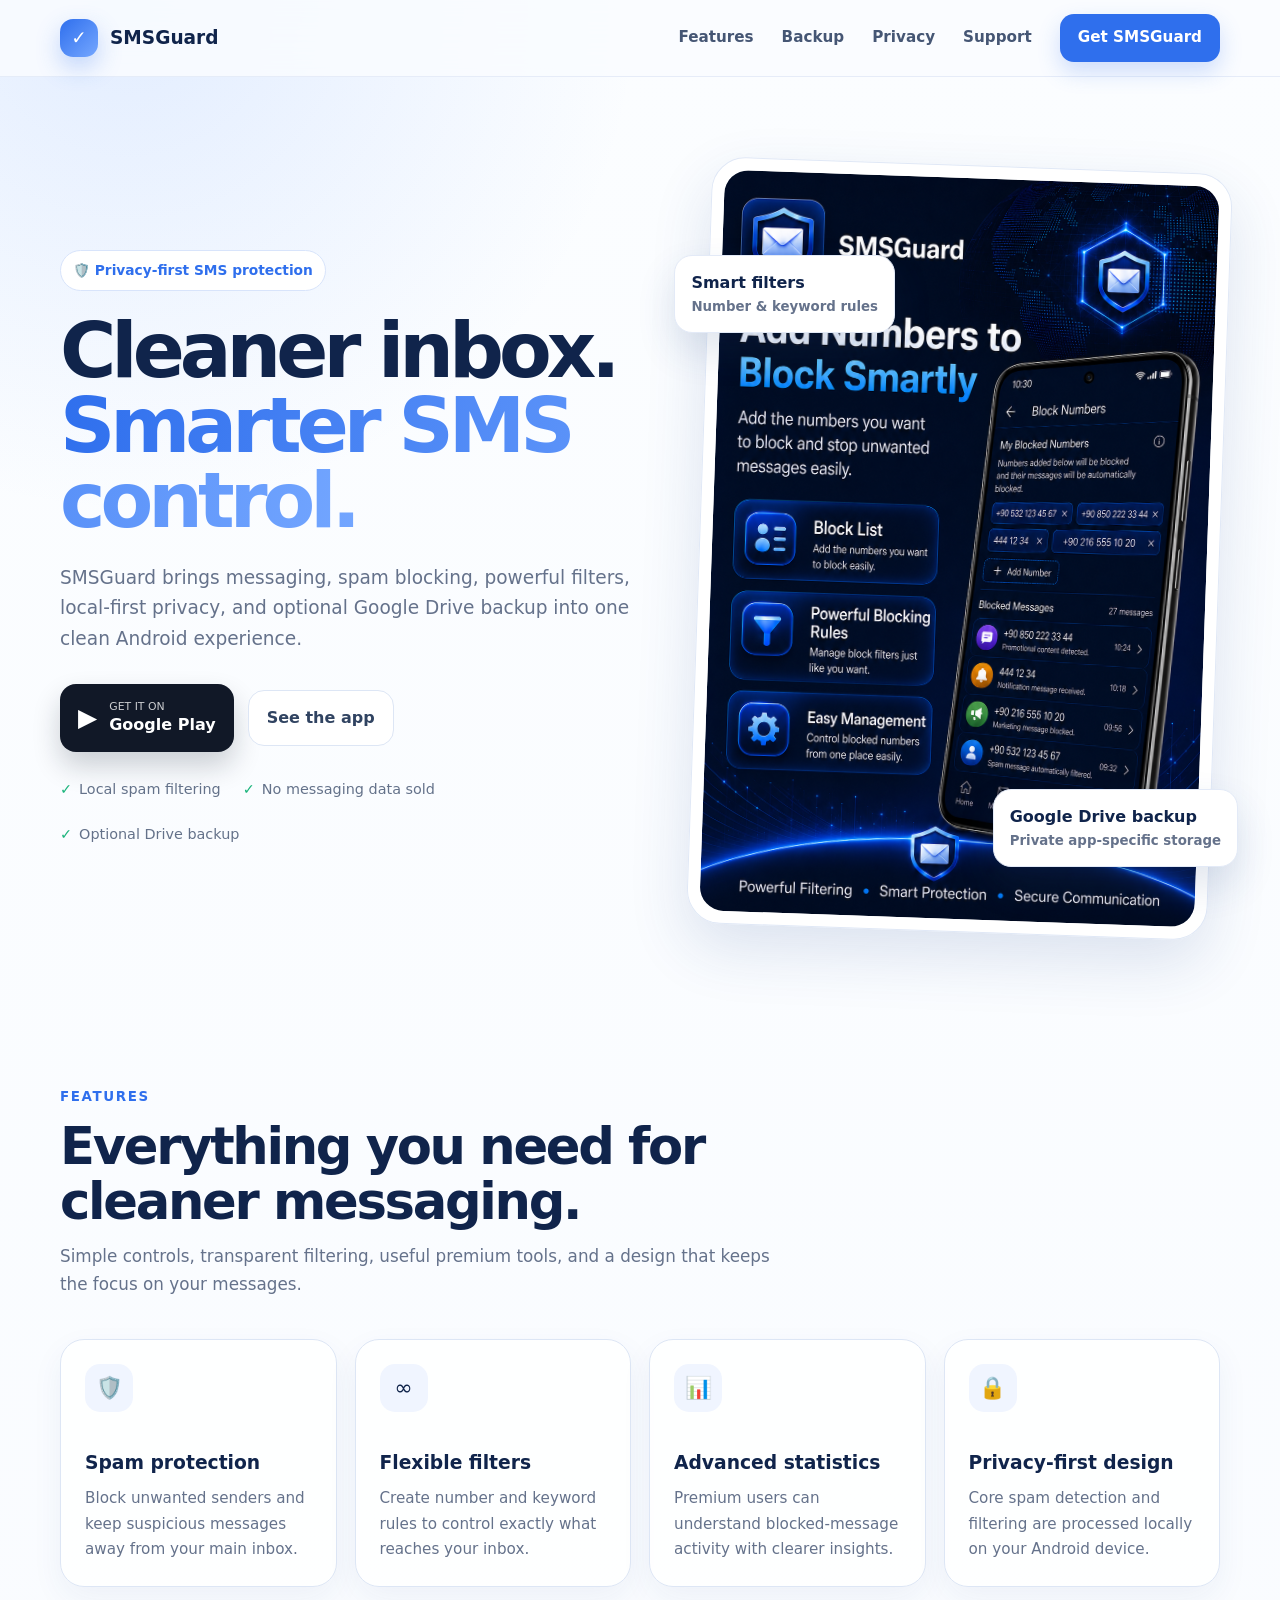
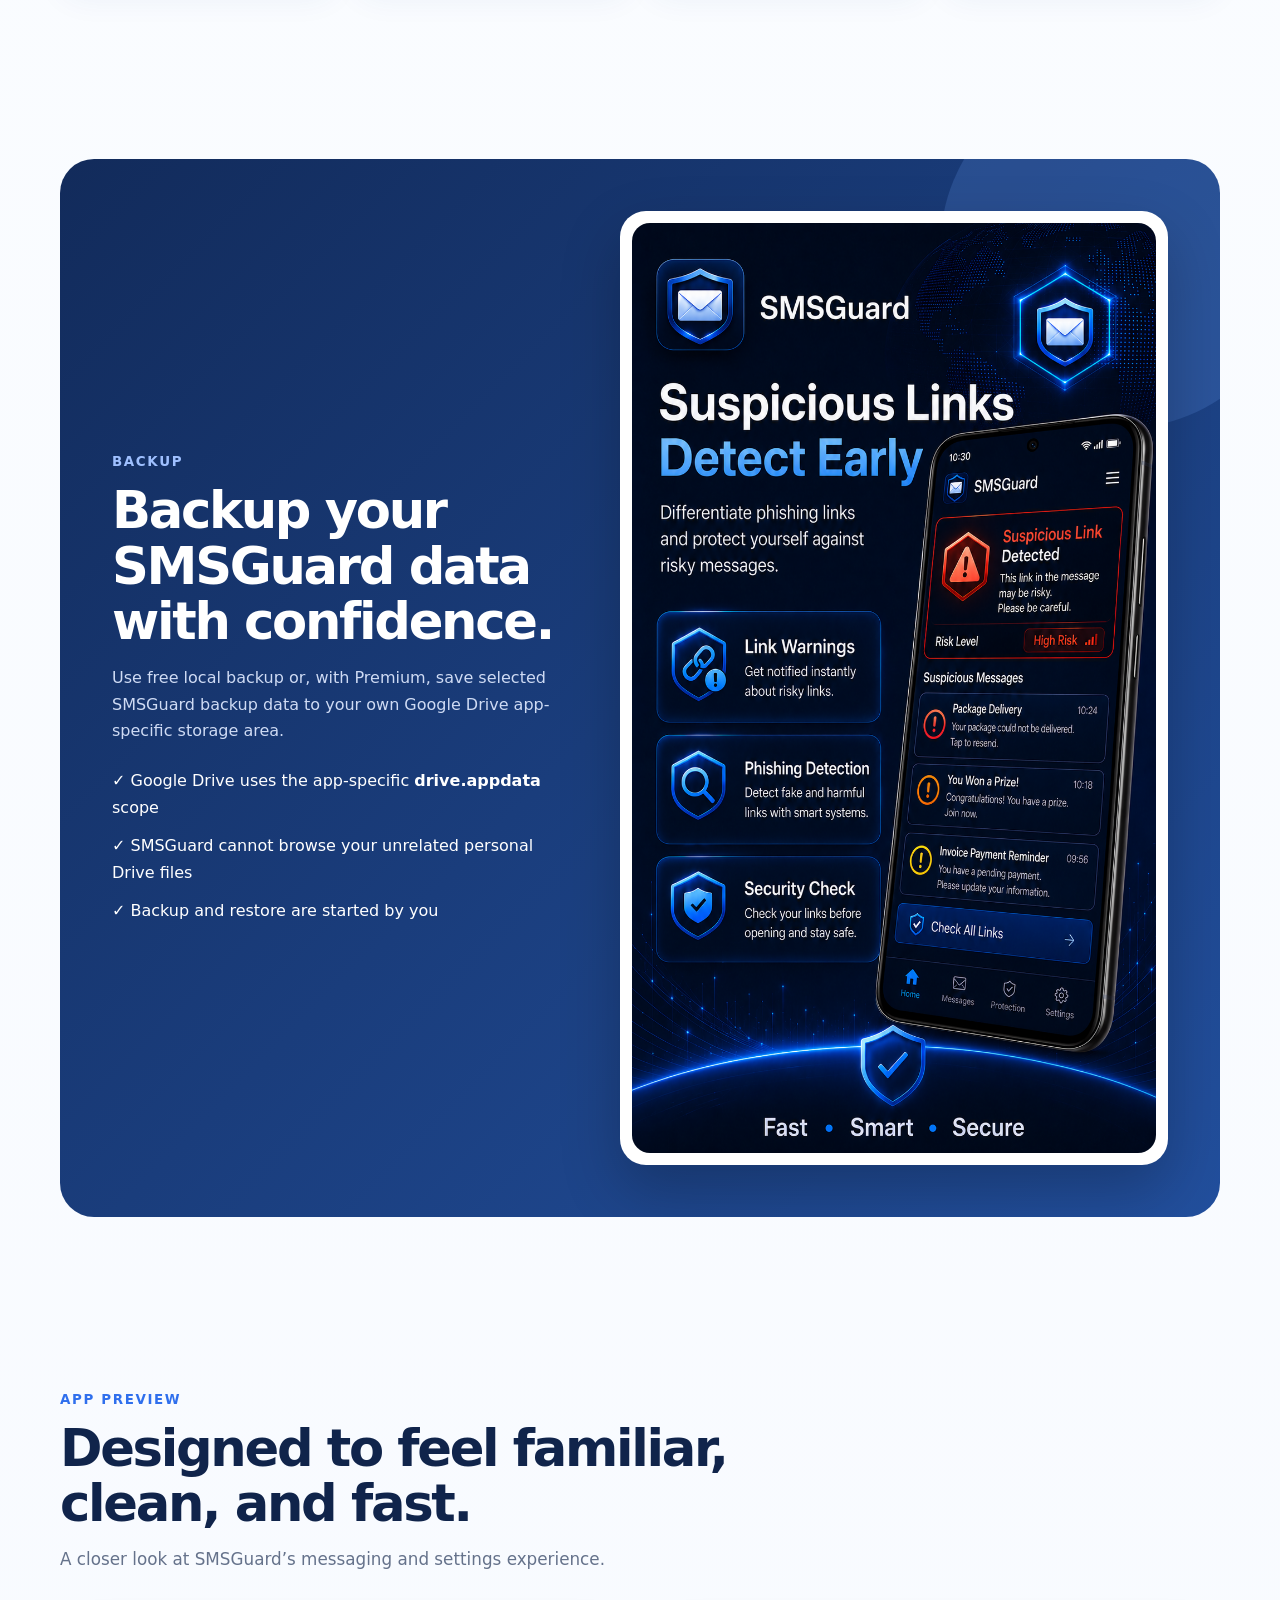
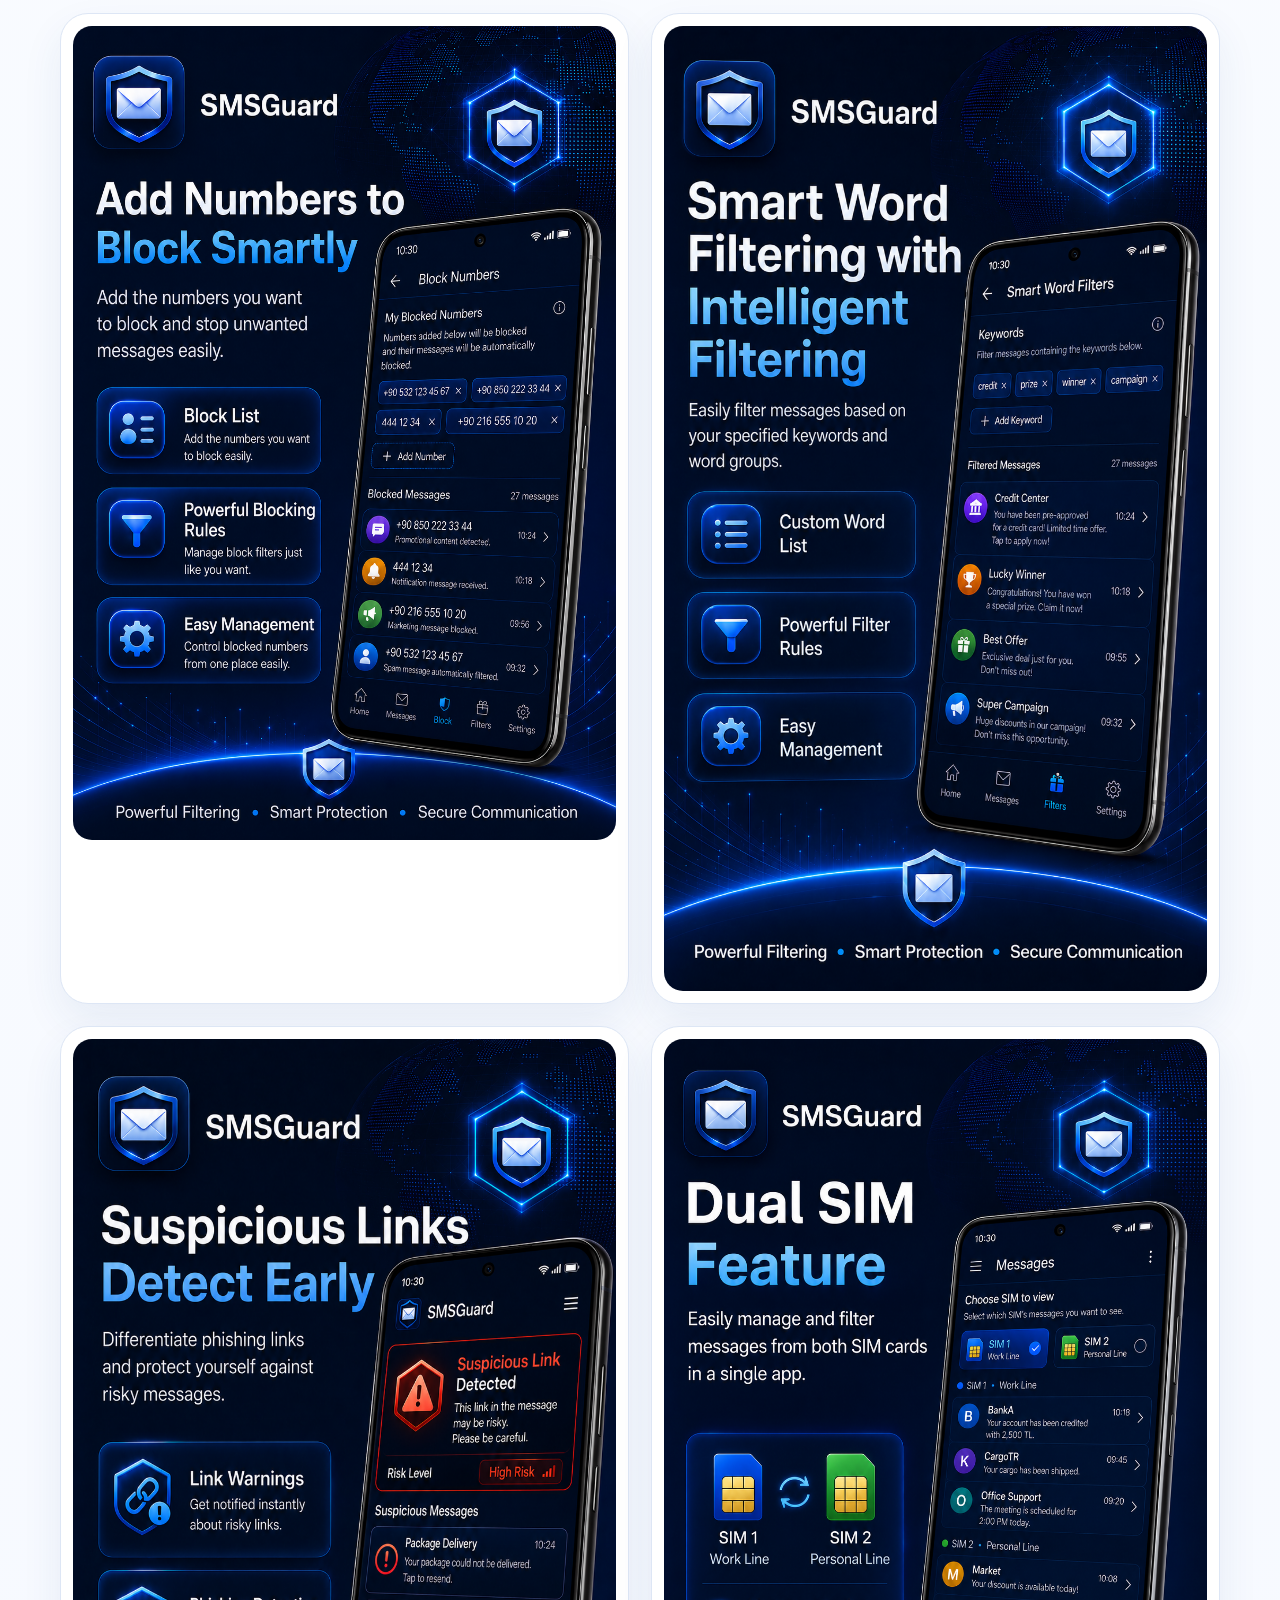
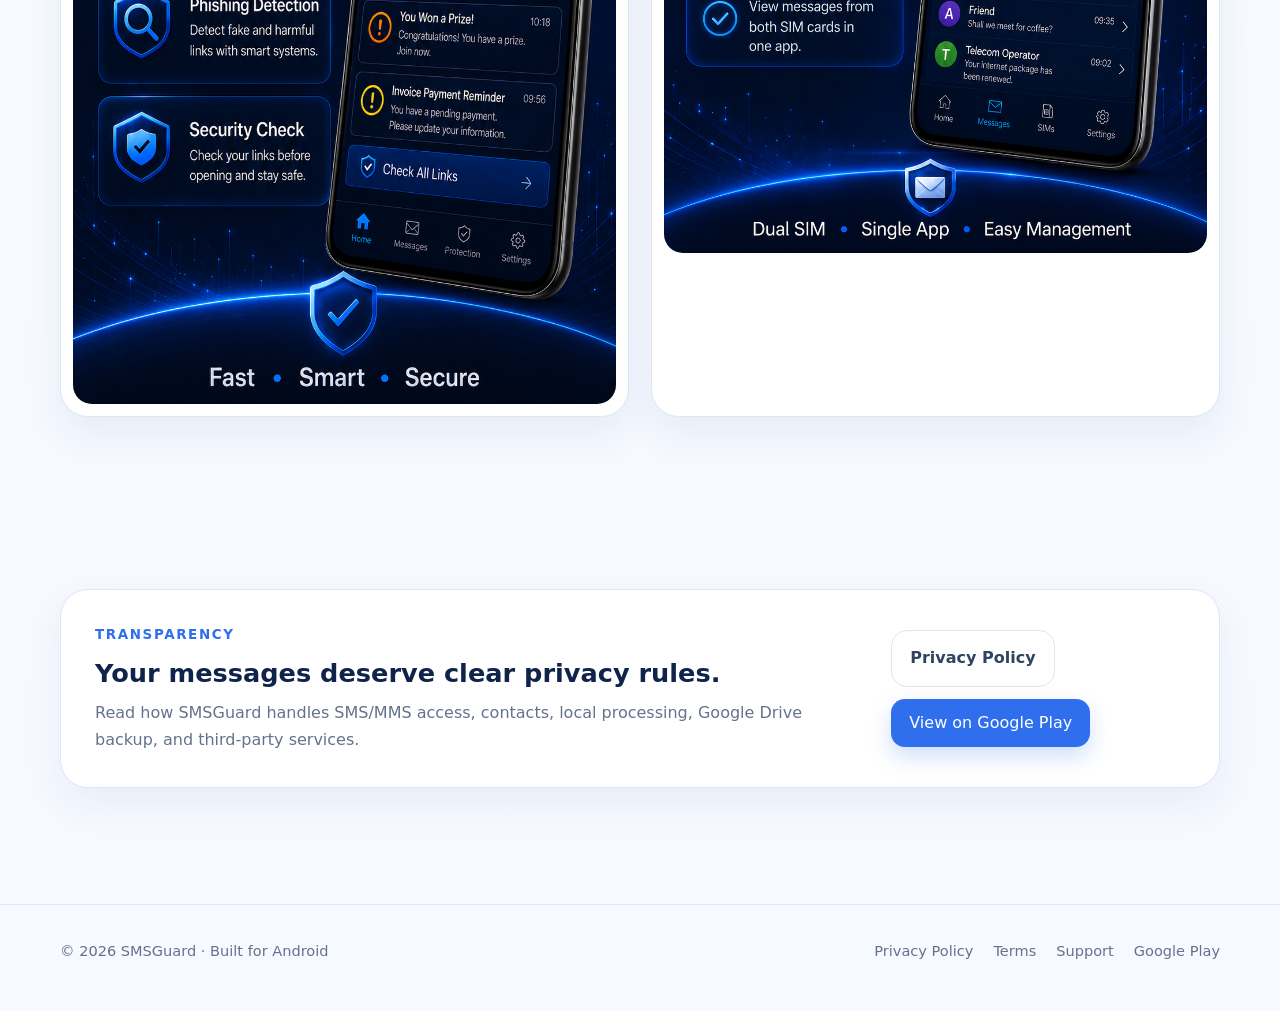
<file: index.html>
<!doctype html><html lang="en"><head><meta charset="utf-8"><meta name="viewport" content="width=device-width,initial-scale=1"><meta name="description" content="SMSGuard helps you manage SMS, block unwanted messages, filter spam, and securely back up selected data to Google Drive."><title>SMSGuard — Cleaner, smarter messaging</title><link rel="stylesheet" href="styles.css"></head><body>
<nav class="nav"><div class="container nav-inner"><a class="brand" href="index.html"><span class="logo">✓</span> SMSGuard</a><div class="nav-links"><a href="#features">Features</a><a href="#backup">Backup</a><a href="privacy-policy.html">Privacy</a><a href="mailto:esappdesign@gmail.com">Support</a><a class="nav-cta" href="https://play.google.com/store/apps/details?id=com.edoan.smsguard" target="_blank">Get SMSGuard</a></div></div></nav>
<header class="hero"><div class="container hero-grid"><div><div class="eyebrow">🛡️ Privacy-first SMS protection</div><h1>Cleaner inbox.<br><span>Smarter SMS control.</span></h1><p>SMSGuard brings messaging, spam blocking, powerful filters, local-first privacy, and optional Google Drive backup into one clean Android experience.</p><div class="cta-row"><a class="play-btn" href="https://play.google.com/store/apps/details?id=com.edoan.smsguard" target="_blank"><span style="font-size:25px">▶</span><span><span class="play-small">Get it on</span><span class="play-big">Google Play</span></span></a><a class="secondary-btn" href="#screenshots">See the app</a></div><div class="trust-row"><span>Local spam filtering</span><span>No messaging data sold</span><span>Optional Drive backup</span></div></div><div class="phone-stage"><div class="glow"></div><div class="hero-card"><img src="assets/smsguard-screen-1.png" alt="SMSGuard interface"></div><div class="floating float-a">Smart filters<small>Number & keyword rules</small></div><div class="floating float-b">Google Drive backup<small>Private app-specific storage</small></div></div></div></header>
<section class="section" id="features"><div class="container"><div class="section-head"><div class="kicker">Features</div><h2>Everything you need for cleaner messaging.</h2><p>Simple controls, transparent filtering, useful premium tools, and a design that keeps the focus on your messages.</p></div><div class="feature-grid"><article class="feature"><div class="feature-icon">🛡️</div><h3>Spam protection</h3><p>Block unwanted senders and keep suspicious messages away from your main inbox.</p></article><article class="feature"><div class="feature-icon">∞</div><h3>Flexible filters</h3><p>Create number and keyword rules to control exactly what reaches your inbox.</p></article><article class="feature"><div class="feature-icon">📊</div><h3>Advanced statistics</h3><p>Premium users can understand blocked-message activity with clearer insights.</p></article><article class="feature"><div class="feature-icon">🔒</div><h3>Privacy-first design</h3><p>Core spam detection and filtering are processed locally on your Android device.</p></article></div></div></section>
<section class="section" id="backup"><div class="container backup-wrap"><div class="backup-copy"><div class="kicker" style="color:#9fc0ff">Backup</div><h2>Backup your SMSGuard data with confidence.</h2><p>Use free local backup or, with Premium, save selected SMSGuard backup data to your own Google Drive app-specific storage area.</p><div class="backup-list"><div>✓ Google Drive uses the app-specific <strong>drive.appdata</strong> scope</div><div>✓ SMSGuard cannot browse your unrelated personal Drive files</div><div>✓ Backup and restore are started by you</div></div></div><div class="backup-visual"><img src="assets/smsguard-screen-3.png" alt="SMSGuard backup interface"></div></div></section>
<section class="section" id="screenshots"><div class="container"><div class="section-head"><div class="kicker">App preview</div><h2>Designed to feel familiar, clean, and fast.</h2><p>A closer look at SMSGuard’s messaging and settings experience.</p></div><div class="gallery"><div class="shot"><img src="assets/smsguard-screen-1.png"></div><div class="shot"><img src="assets/smsguard-screen-2.png"></div><div class="shot"><img src="assets/smsguard-screen-3.png"></div><div class="shot"><img src="assets/smsguard-screen-4.png"></div></div></div></section>
<section class="section"><div class="container privacy-card"><div><div class="kicker">Transparency</div><h3 style="font-size:1.6rem;margin:6px 0 0">Your messages deserve clear privacy rules.</h3><p>Read how SMSGuard handles SMS/MMS access, contacts, local processing, Google Drive backup, and third-party services.</p></div><div class="privacy-actions"><a class="secondary-btn" href="privacy-policy.html">Privacy Policy</a><a class="nav-cta" href="https://play.google.com/store/apps/details?id=com.edoan.smsguard" target="_blank">View on Google Play</a></div></div></section>
<footer class="footer"><div class="container footer-row"><div>© 2026 SMSGuard · Built for Android</div><div class="footer-links"><a href="privacy-policy.html">Privacy Policy</a><a href="terms.html">Terms</a><a href="mailto:esappdesign@gmail.com">Support</a><a href="https://play.google.com/store/apps/details?id=com.edoan.smsguard" target="_blank">Google Play</a></div></div></footer></body></html>
</file>
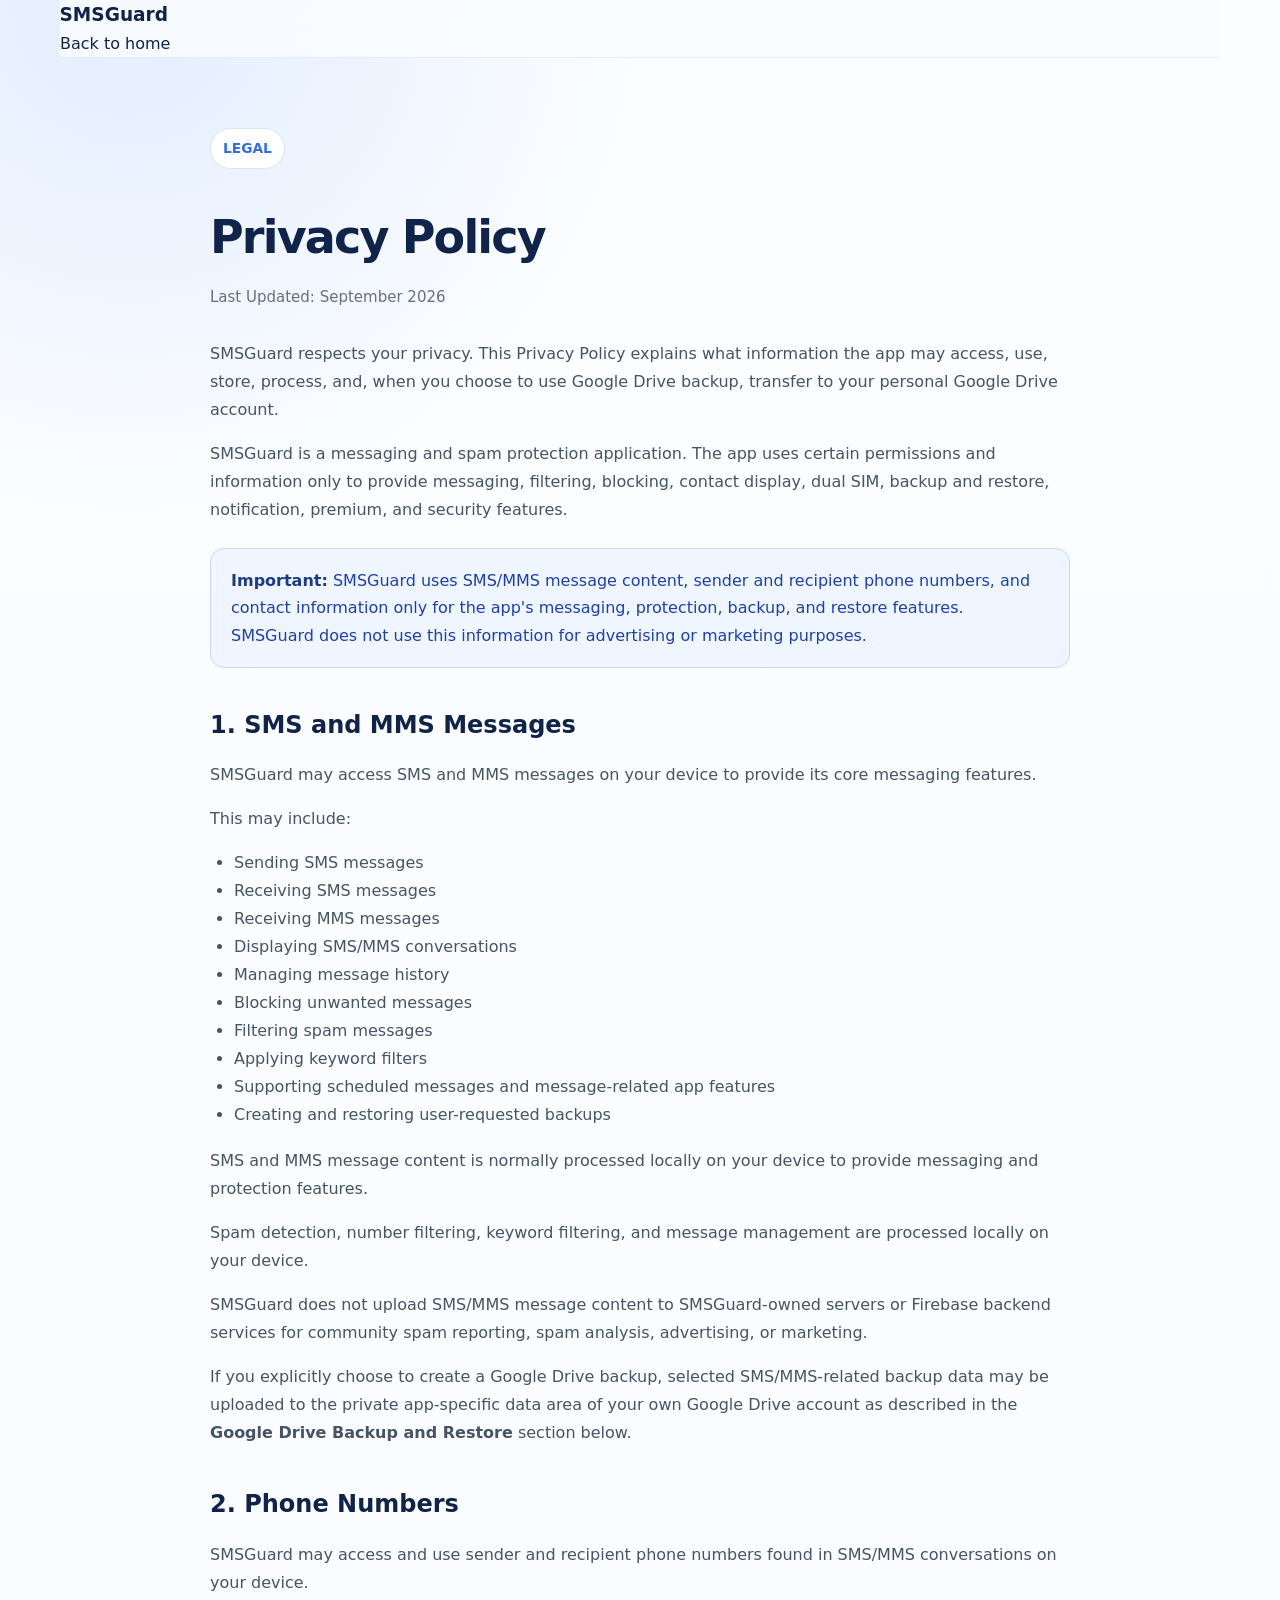
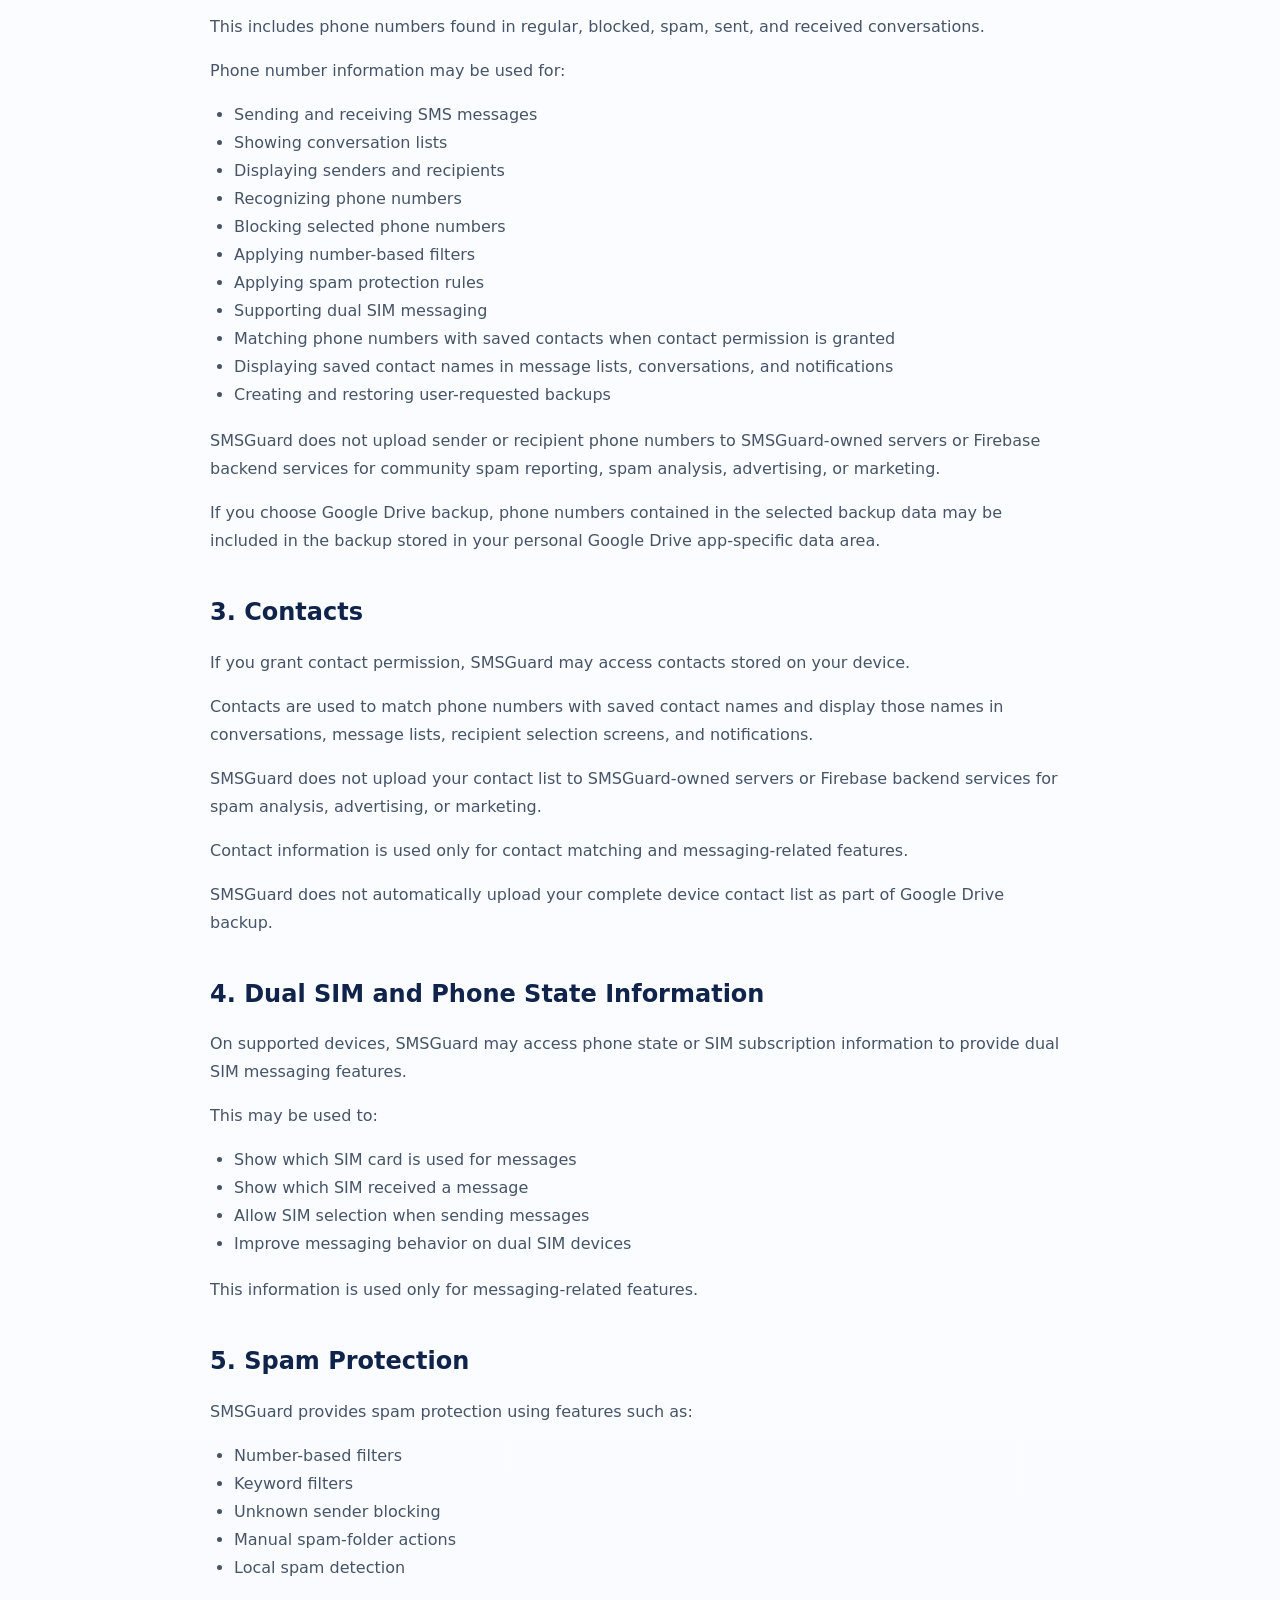
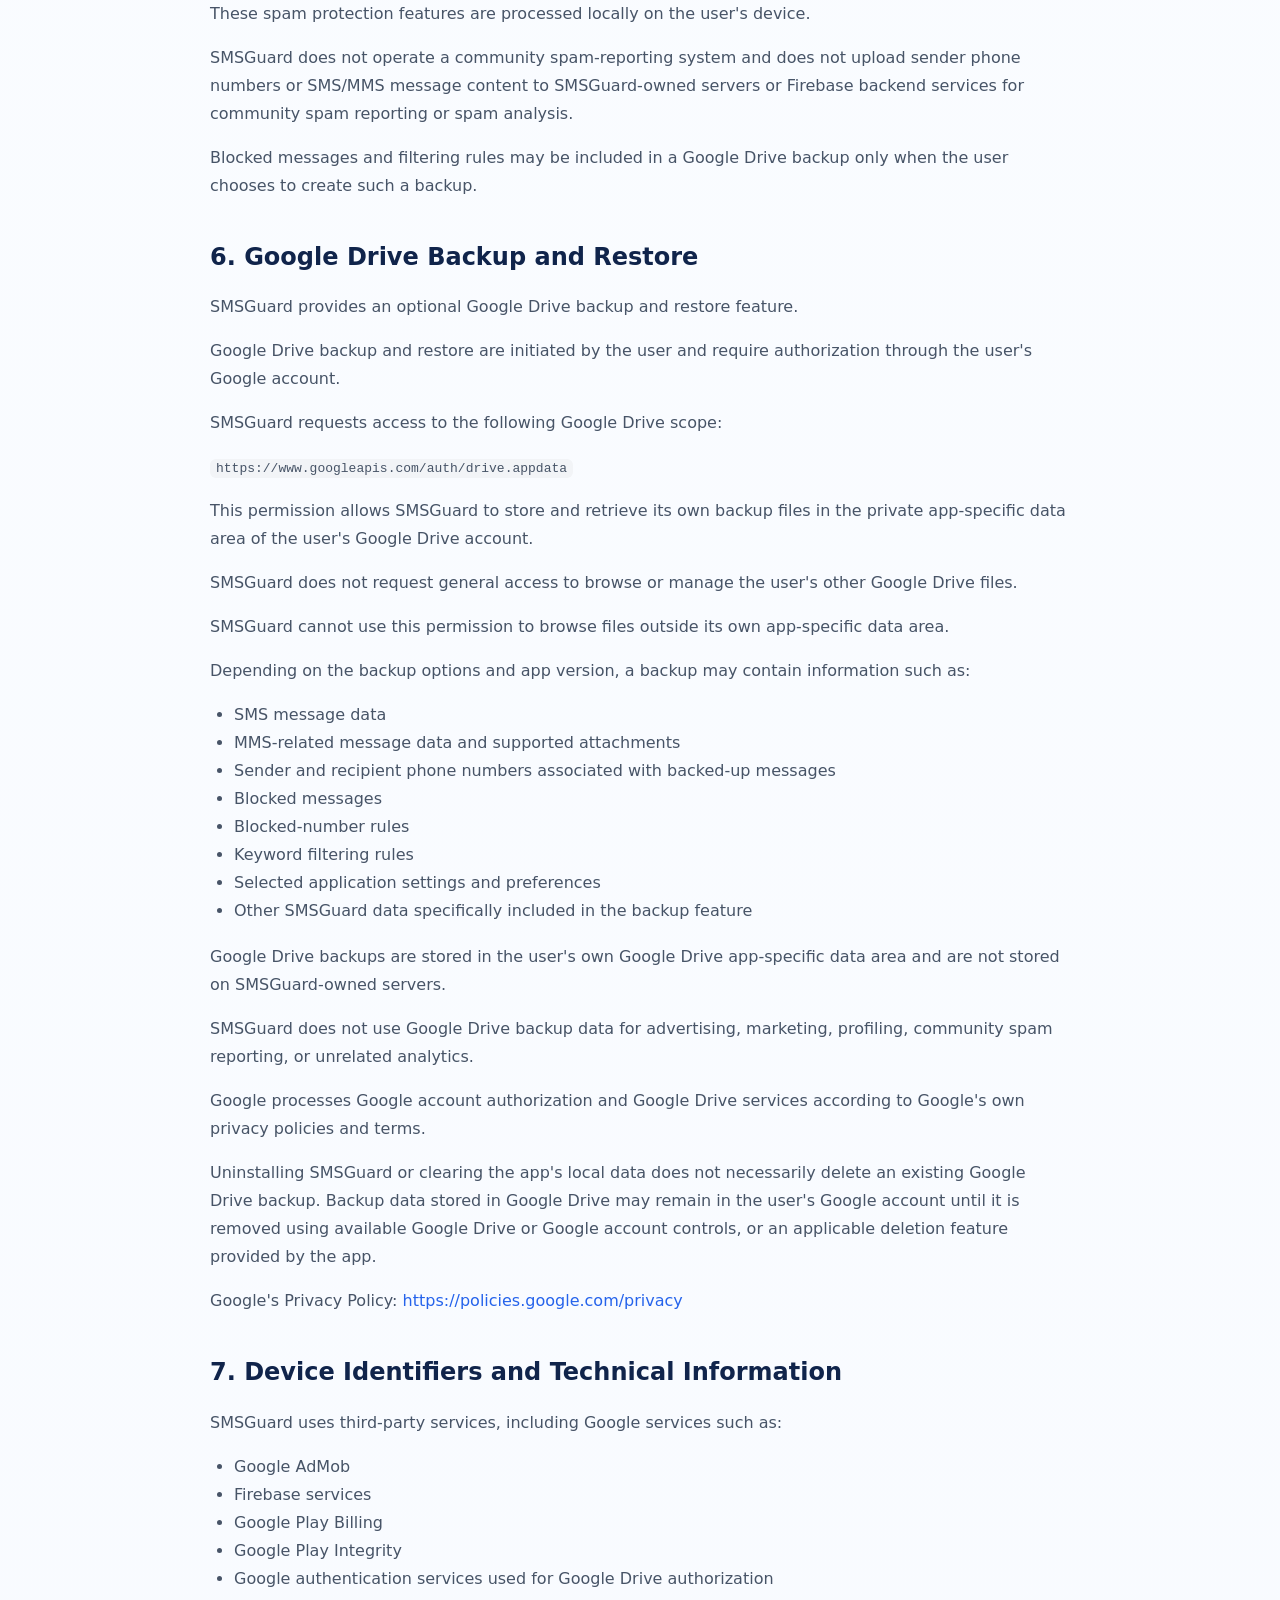
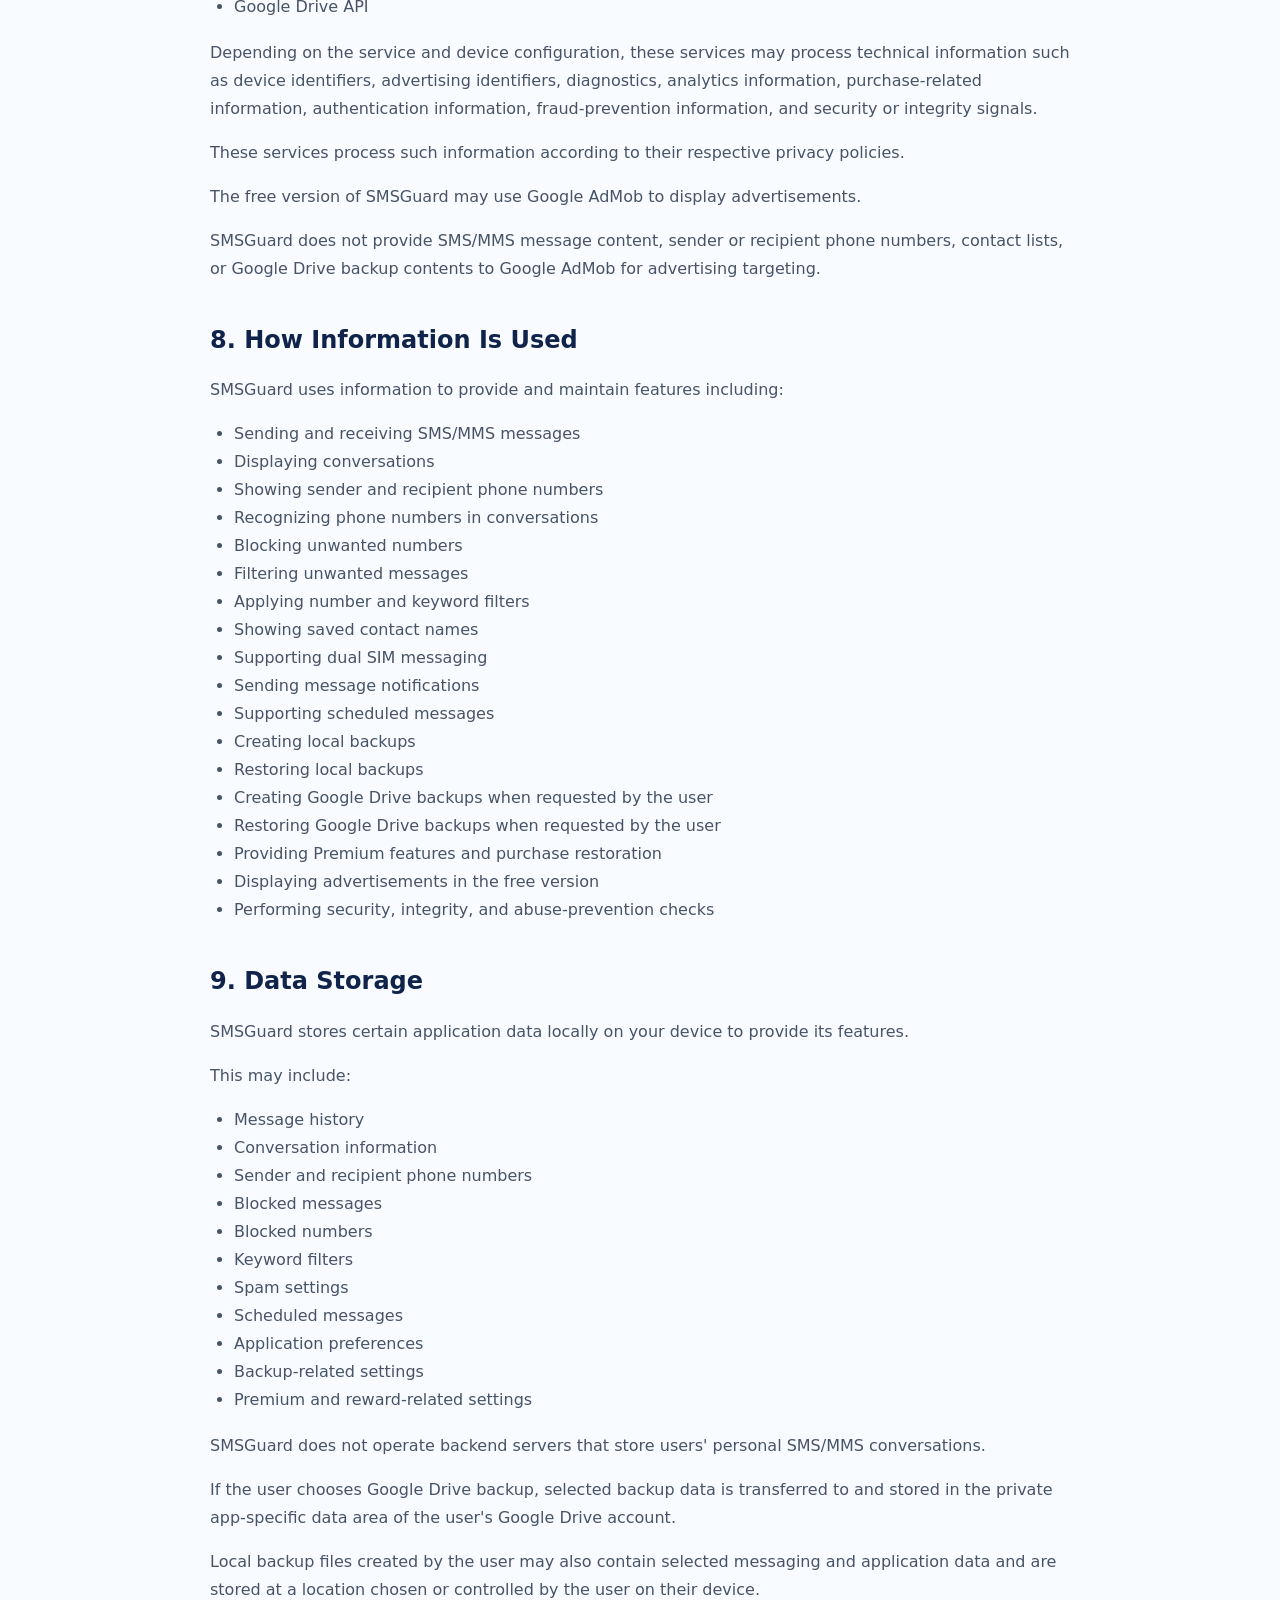
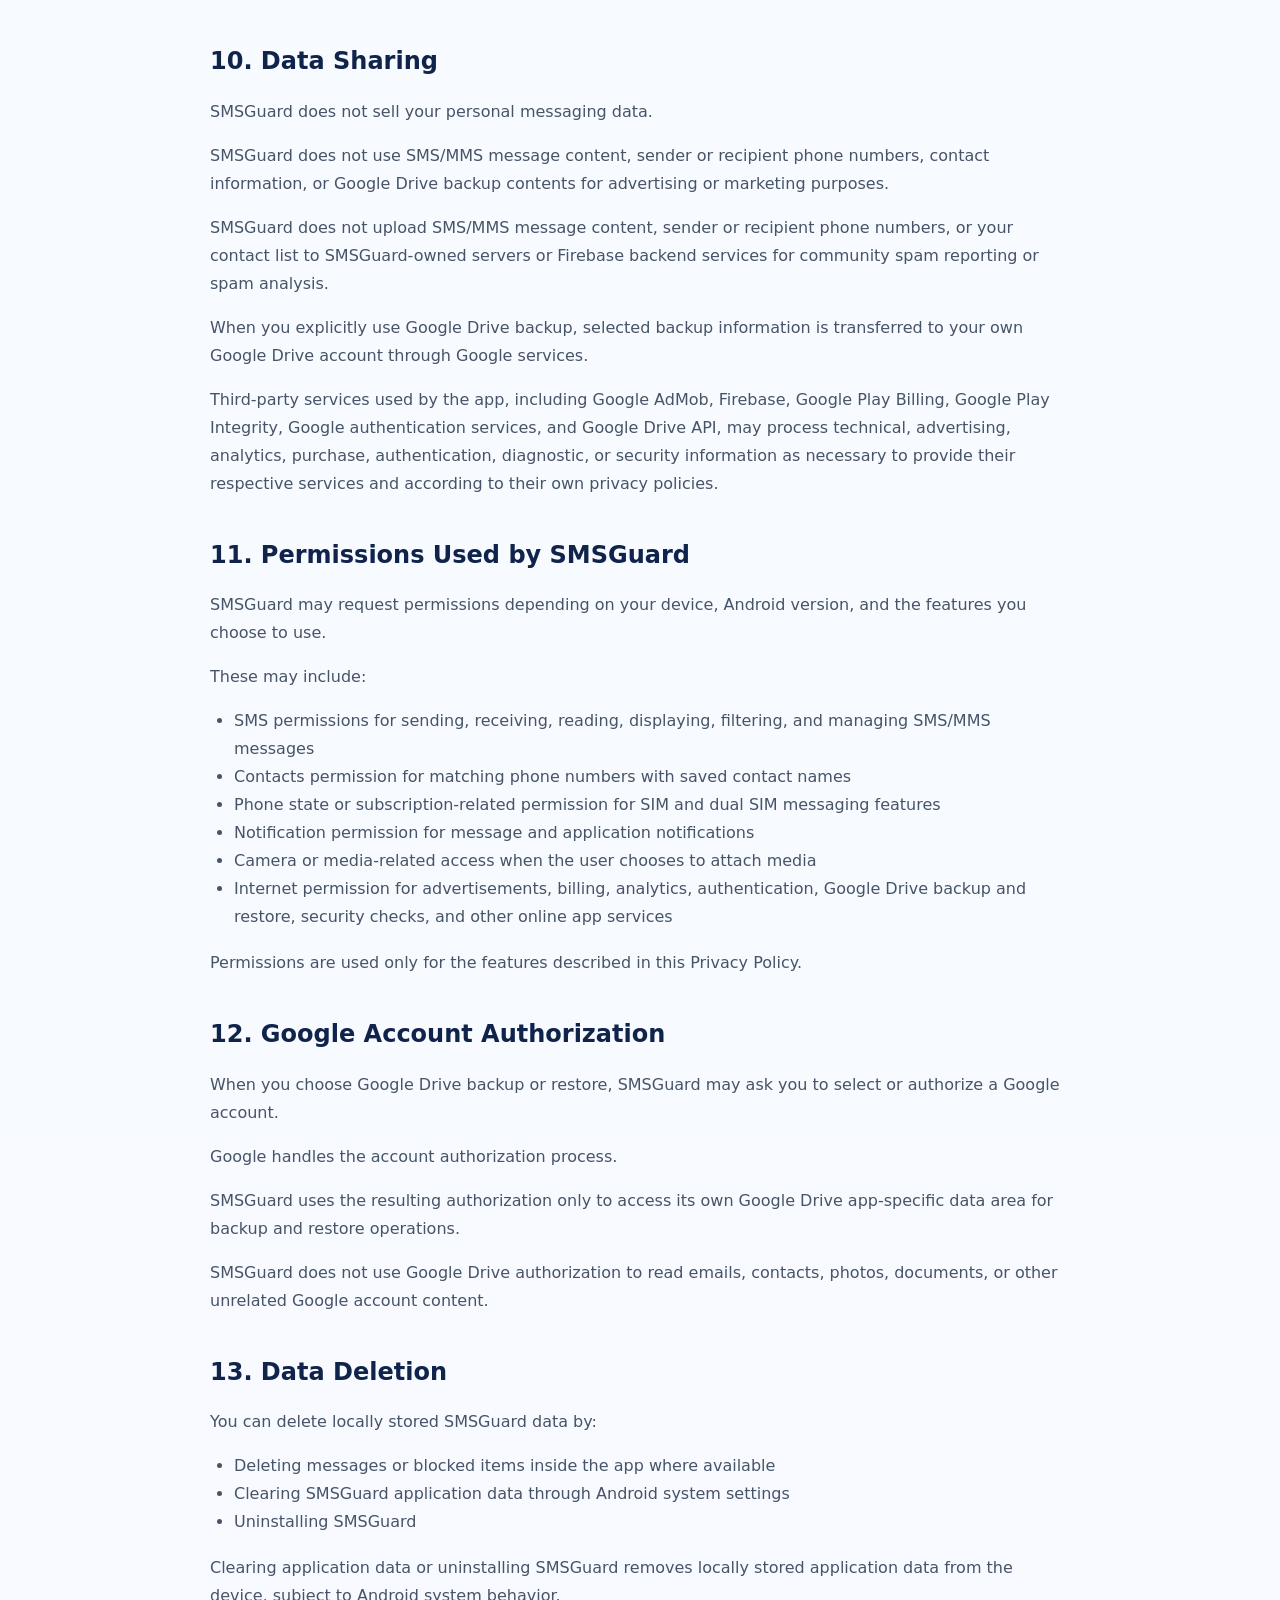
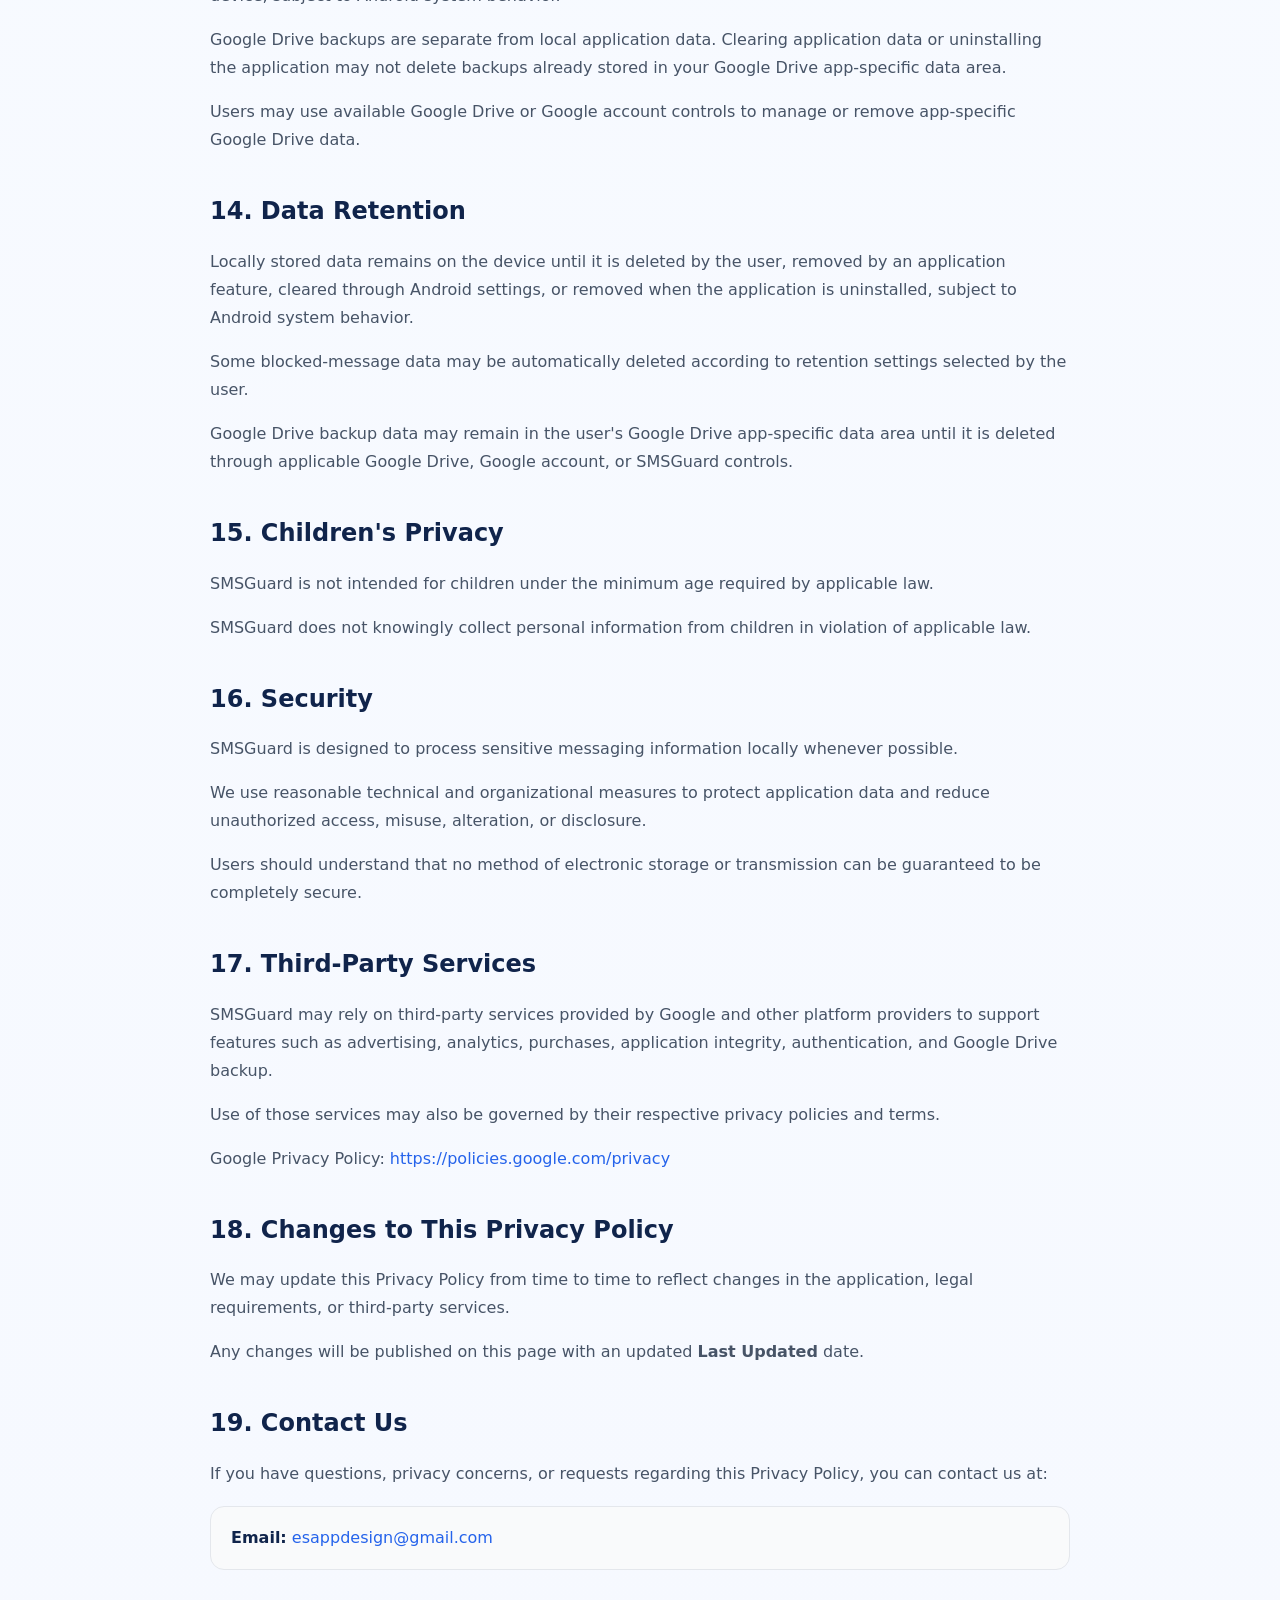
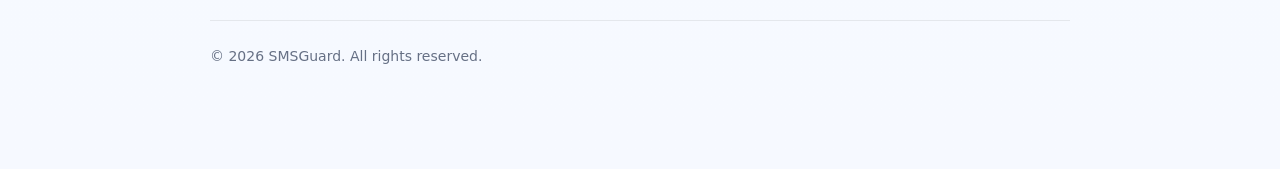
<file: privacy-policy.html>
<!DOCTYPE html>
<html lang="en">
<head>
  <meta charset="UTF-8">
  <meta name="viewport" content="width=device-width, initial-scale=1.0">

  <title>Privacy Policy — SMSGuard</title>
  <meta name="description" content="SMSGuard Privacy Policy. Learn how SMSGuard handles SMS, MMS, contacts, Google Drive backups, advertising, analytics, and other application data.">

  <link rel="stylesheet" href="styles.css">

  <style>
    .legal {
      max-width: 860px;
      padding: 70px 0 100px;
    }

    .legal h1 {
      font-size: 46px;
      letter-spacing: -.04em;
      margin-bottom: 10px;
    }

    .legal h2 {
      margin-top: 38px;
      margin-bottom: 14px;
    }

    .legal h3 {
      margin-top: 24px;
      margin-bottom: 10px;
    }

    .legal p,
    .legal li {
      color: #475467;
      line-height: 1.75;
    }

    .legal ul {
      padding-left: 24px;
      margin-top: 10px;
      margin-bottom: 18px;
    }

    .updated {
      color: #667085;
      margin-bottom: 30px;
      font-size: 15px;
    }

    .important {
      padding: 18px 20px;
      border-radius: 14px;
      background: #eff6ff;
      border: 1px solid #bfdbfe;
      color: #1e40af;
      margin: 24px 0;
      line-height: 1.7;
    }

    .important strong {
      color: #1e3a8a;
    }

    .legal code {
      word-break: break-word;
      background: #f2f4f7;
      padding: 2px 6px;
      border-radius: 6px;
    }

    .legal a {
      color: #2563eb;
    }

    .contact-box {
      margin-top: 18px;
      padding: 18px 20px;
      border: 1px solid #e4e7ec;
      border-radius: 14px;
      background: #f9fafb;
    }

    .copyright {
      margin-top: 50px;
      padding-top: 24px;
      border-top: 1px solid #e4e7ec;
      color: #667085;
      font-size: 14px;
    }
  </style>
</head>

<body>

<header class="topbar">
  <div class="container nav">
    <a class="brand" href="index.html">SMSGuard</a>
    <a class="btn small" href="index.html">Back to home</a>
  </div>
</header>

<main class="container legal">

  <div class="eyebrow">LEGAL</div>

  <h1>Privacy Policy</h1>

  <div class="updated">
    Last Updated: September 2026
  </div>

  <p>
    SMSGuard respects your privacy. This Privacy Policy explains what information
    the app may access, use, store, process, and, when you choose to use Google
    Drive backup, transfer to your personal Google Drive account.
  </p>

  <p>
    SMSGuard is a messaging and spam protection application. The app uses certain
    permissions and information only to provide messaging, filtering, blocking,
    contact display, dual SIM, backup and restore, notification, premium, and
    security features.
  </p>

  <div class="important">
    <strong>Important:</strong>
    SMSGuard uses SMS/MMS message content, sender and recipient phone numbers,
    and contact information only for the app's messaging, protection, backup,
    and restore features. SMSGuard does not use this information for advertising
    or marketing purposes.
  </div>


  <h2>1. SMS and MMS Messages</h2>

  <p>
    SMSGuard may access SMS and MMS messages on your device to provide its core
    messaging features.
  </p>

  <p>This may include:</p>

  <ul>
    <li>Sending SMS messages</li>
    <li>Receiving SMS messages</li>
    <li>Receiving MMS messages</li>
    <li>Displaying SMS/MMS conversations</li>
    <li>Managing message history</li>
    <li>Blocking unwanted messages</li>
    <li>Filtering spam messages</li>
    <li>Applying keyword filters</li>
    <li>Supporting scheduled messages and message-related app features</li>
    <li>Creating and restoring user-requested backups</li>
  </ul>

  <p>
    SMS and MMS message content is normally processed locally on your device
    to provide messaging and protection features.
  </p>

  <p>
    Spam detection, number filtering, keyword filtering, and message management
    are processed locally on your device.
  </p>

  <p>
    SMSGuard does not upload SMS/MMS message content to SMSGuard-owned servers
    or Firebase backend services for community spam reporting, spam analysis,
    advertising, or marketing.
  </p>

  <p>
    If you explicitly choose to create a Google Drive backup, selected
    SMS/MMS-related backup data may be uploaded to the private app-specific data
    area of your own Google Drive account as described in the
    <strong>Google Drive Backup and Restore</strong> section below.
  </p>


  <h2>2. Phone Numbers</h2>

  <p>
    SMSGuard may access and use sender and recipient phone numbers found in
    SMS/MMS conversations on your device.
  </p>

  <p>
    This includes phone numbers found in regular, blocked, spam, sent, and
    received conversations.
  </p>

  <p>Phone number information may be used for:</p>

  <ul>
    <li>Sending and receiving SMS messages</li>
    <li>Showing conversation lists</li>
    <li>Displaying senders and recipients</li>
    <li>Recognizing phone numbers</li>
    <li>Blocking selected phone numbers</li>
    <li>Applying number-based filters</li>
    <li>Applying spam protection rules</li>
    <li>Supporting dual SIM messaging</li>
    <li>Matching phone numbers with saved contacts when contact permission is granted</li>
    <li>Displaying saved contact names in message lists, conversations, and notifications</li>
    <li>Creating and restoring user-requested backups</li>
  </ul>

  <p>
    SMSGuard does not upload sender or recipient phone numbers to SMSGuard-owned
    servers or Firebase backend services for community spam reporting,
    spam analysis, advertising, or marketing.
  </p>

  <p>
    If you choose Google Drive backup, phone numbers contained in the selected
    backup data may be included in the backup stored in your personal
    Google Drive app-specific data area.
  </p>


  <h2>3. Contacts</h2>

  <p>
    If you grant contact permission, SMSGuard may access contacts stored on your
    device.
  </p>

  <p>
    Contacts are used to match phone numbers with saved contact names and display
    those names in conversations, message lists, recipient selection screens,
    and notifications.
  </p>

  <p>
    SMSGuard does not upload your contact list to SMSGuard-owned servers or
    Firebase backend services for spam analysis, advertising, or marketing.
  </p>

  <p>
    Contact information is used only for contact matching and messaging-related
    features.
  </p>

  <p>
    SMSGuard does not automatically upload your complete device contact list as
    part of Google Drive backup.
  </p>


  <h2>4. Dual SIM and Phone State Information</h2>

  <p>
    On supported devices, SMSGuard may access phone state or SIM subscription
    information to provide dual SIM messaging features.
  </p>

  <p>This may be used to:</p>

  <ul>
    <li>Show which SIM card is used for messages</li>
    <li>Show which SIM received a message</li>
    <li>Allow SIM selection when sending messages</li>
    <li>Improve messaging behavior on dual SIM devices</li>
  </ul>

  <p>
    This information is used only for messaging-related features.
  </p>


  <h2>5. Spam Protection</h2>

  <p>SMSGuard provides spam protection using features such as:</p>

  <ul>
    <li>Number-based filters</li>
    <li>Keyword filters</li>
    <li>Unknown sender blocking</li>
    <li>Manual spam-folder actions</li>
    <li>Local spam detection</li>
  </ul>

  <p>
    These spam protection features are processed locally on the user's device.
  </p>

  <p>
    SMSGuard does not operate a community spam-reporting system and does not
    upload sender phone numbers or SMS/MMS message content to SMSGuard-owned
    servers or Firebase backend services for community spam reporting or
    spam analysis.
  </p>

  <p>
    Blocked messages and filtering rules may be included in a Google Drive backup
    only when the user chooses to create such a backup.
  </p>


  <h2>6. Google Drive Backup and Restore</h2>

  <p>
    SMSGuard provides an optional Google Drive backup and restore feature.
  </p>

  <p>
    Google Drive backup and restore are initiated by the user and require
    authorization through the user's Google account.
  </p>

  <p>SMSGuard requests access to the following Google Drive scope:</p>

  <p>
    <code>https://www.googleapis.com/auth/drive.appdata</code>
  </p>

  <p>
    This permission allows SMSGuard to store and retrieve its own backup files in
    the private app-specific data area of the user's Google Drive account.
  </p>

  <p>
    SMSGuard does not request general access to browse or manage the user's other
    Google Drive files.
  </p>

  <p>
    SMSGuard cannot use this permission to browse files outside its own
    app-specific data area.
  </p>

  <p>
    Depending on the backup options and app version, a backup may contain
    information such as:
  </p>

  <ul>
    <li>SMS message data</li>
    <li>MMS-related message data and supported attachments</li>
    <li>Sender and recipient phone numbers associated with backed-up messages</li>
    <li>Blocked messages</li>
    <li>Blocked-number rules</li>
    <li>Keyword filtering rules</li>
    <li>Selected application settings and preferences</li>
    <li>Other SMSGuard data specifically included in the backup feature</li>
  </ul>

  <p>
    Google Drive backups are stored in the user's own Google Drive app-specific
    data area and are not stored on SMSGuard-owned servers.
  </p>

  <p>
    SMSGuard does not use Google Drive backup data for advertising, marketing,
    profiling, community spam reporting, or unrelated analytics.
  </p>

  <p>
    Google processes Google account authorization and Google Drive services
    according to Google's own privacy policies and terms.
  </p>

  <p>
    Uninstalling SMSGuard or clearing the app's local data does not necessarily
    delete an existing Google Drive backup. Backup data stored in Google Drive
    may remain in the user's Google account until it is removed using available
    Google Drive or Google account controls, or an applicable deletion feature
    provided by the app.
  </p>

  <p>
    Google's Privacy Policy:
    <a href="https://policies.google.com/privacy" target="_blank" rel="noopener noreferrer">
      https://policies.google.com/privacy
    </a>
  </p>


  <h2>7. Device Identifiers and Technical Information</h2>

  <p>
    SMSGuard uses third-party services, including Google services such as:
  </p>

  <ul>
    <li>Google AdMob</li>
    <li>Firebase services</li>
    <li>Google Play Billing</li>
    <li>Google Play Integrity</li>
    <li>Google authentication services used for Google Drive authorization</li>
    <li>Google Drive API</li>
  </ul>

  <p>
    Depending on the service and device configuration, these services may process
    technical information such as device identifiers, advertising identifiers,
    diagnostics, analytics information, purchase-related information,
    authentication information, fraud-prevention information, and security or
    integrity signals.
  </p>

  <p>
    These services process such information according to their respective
    privacy policies.
  </p>

  <p>
    The free version of SMSGuard may use Google AdMob to display advertisements.
  </p>

  <p>
    SMSGuard does not provide SMS/MMS message content, sender or recipient phone
    numbers, contact lists, or Google Drive backup contents to Google AdMob for
    advertising targeting.
  </p>


  <h2>8. How Information Is Used</h2>

  <p>SMSGuard uses information to provide and maintain features including:</p>

  <ul>
    <li>Sending and receiving SMS/MMS messages</li>
    <li>Displaying conversations</li>
    <li>Showing sender and recipient phone numbers</li>
    <li>Recognizing phone numbers in conversations</li>
    <li>Blocking unwanted numbers</li>
    <li>Filtering unwanted messages</li>
    <li>Applying number and keyword filters</li>
    <li>Showing saved contact names</li>
    <li>Supporting dual SIM messaging</li>
    <li>Sending message notifications</li>
    <li>Supporting scheduled messages</li>
    <li>Creating local backups</li>
    <li>Restoring local backups</li>
    <li>Creating Google Drive backups when requested by the user</li>
    <li>Restoring Google Drive backups when requested by the user</li>
    <li>Providing Premium features and purchase restoration</li>
    <li>Displaying advertisements in the free version</li>
    <li>Performing security, integrity, and abuse-prevention checks</li>
  </ul>


  <h2>9. Data Storage</h2>

  <p>
    SMSGuard stores certain application data locally on your device to provide its
    features.
  </p>

  <p>This may include:</p>

  <ul>
    <li>Message history</li>
    <li>Conversation information</li>
    <li>Sender and recipient phone numbers</li>
    <li>Blocked messages</li>
    <li>Blocked numbers</li>
    <li>Keyword filters</li>
    <li>Spam settings</li>
    <li>Scheduled messages</li>
    <li>Application preferences</li>
    <li>Backup-related settings</li>
    <li>Premium and reward-related settings</li>
  </ul>

  <p>
    SMSGuard does not operate backend servers that store users' personal SMS/MMS
    conversations.
  </p>

  <p>
    If the user chooses Google Drive backup, selected backup data is transferred
    to and stored in the private app-specific data area of the user's Google
    Drive account.
  </p>

  <p>
    Local backup files created by the user may also contain selected messaging
    and application data and are stored at a location chosen or controlled by
    the user on their device.
  </p>


  <h2>10. Data Sharing</h2>

  <p>
    SMSGuard does not sell your personal messaging data.
  </p>

  <p>
    SMSGuard does not use SMS/MMS message content, sender or recipient phone
    numbers, contact information, or Google Drive backup contents for advertising
    or marketing purposes.
  </p>

  <p>
    SMSGuard does not upload SMS/MMS message content, sender or recipient phone
    numbers, or your contact list to SMSGuard-owned servers or Firebase backend
    services for community spam reporting or spam analysis.
  </p>

  <p>
    When you explicitly use Google Drive backup, selected backup information is
    transferred to your own Google Drive account through Google services.
  </p>

  <p>
    Third-party services used by the app, including Google AdMob, Firebase,
    Google Play Billing, Google Play Integrity, Google authentication services,
    and Google Drive API, may process technical, advertising, analytics,
    purchase, authentication, diagnostic, or security information as necessary
    to provide their respective services and according to their own privacy
    policies.
  </p>


  <h2>11. Permissions Used by SMSGuard</h2>

  <p>
    SMSGuard may request permissions depending on your device, Android version,
    and the features you choose to use.
  </p>

  <p>These may include:</p>

  <ul>
    <li>SMS permissions for sending, receiving, reading, displaying, filtering, and managing SMS/MMS messages</li>
    <li>Contacts permission for matching phone numbers with saved contact names</li>
    <li>Phone state or subscription-related permission for SIM and dual SIM messaging features</li>
    <li>Notification permission for message and application notifications</li>
    <li>Camera or media-related access when the user chooses to attach media</li>
    <li>Internet permission for advertisements, billing, analytics, authentication, Google Drive backup and restore, security checks, and other online app services</li>
  </ul>

  <p>
    Permissions are used only for the features described in this Privacy Policy.
  </p>


  <h2>12. Google Account Authorization</h2>

  <p>
    When you choose Google Drive backup or restore, SMSGuard may ask you to select
    or authorize a Google account.
  </p>

  <p>
    Google handles the account authorization process.
  </p>

  <p>
    SMSGuard uses the resulting authorization only to access its own Google Drive
    app-specific data area for backup and restore operations.
  </p>

  <p>
    SMSGuard does not use Google Drive authorization to read emails, contacts,
    photos, documents, or other unrelated Google account content.
  </p>


  <h2>13. Data Deletion</h2>

  <p>You can delete locally stored SMSGuard data by:</p>

  <ul>
    <li>Deleting messages or blocked items inside the app where available</li>
    <li>Clearing SMSGuard application data through Android system settings</li>
    <li>Uninstalling SMSGuard</li>
  </ul>

  <p>
    Clearing application data or uninstalling SMSGuard removes locally stored
    application data from the device, subject to Android system behavior.
  </p>

  <p>
    Google Drive backups are separate from local application data. Clearing
    application data or uninstalling the application may not delete backups
    already stored in your Google Drive app-specific data area.
  </p>

  <p>
    Users may use available Google Drive or Google account controls to manage or
    remove app-specific Google Drive data.
  </p>


  <h2>14. Data Retention</h2>

  <p>
    Locally stored data remains on the device until it is deleted by the user,
    removed by an application feature, cleared through Android settings, or
    removed when the application is uninstalled, subject to Android system
    behavior.
  </p>

  <p>
    Some blocked-message data may be automatically deleted according to retention
    settings selected by the user.
  </p>

  <p>
    Google Drive backup data may remain in the user's Google Drive app-specific
    data area until it is deleted through applicable Google Drive, Google account,
    or SMSGuard controls.
  </p>


  <h2>15. Children's Privacy</h2>

  <p>
    SMSGuard is not intended for children under the minimum age required by
    applicable law.
  </p>

  <p>
    SMSGuard does not knowingly collect personal information from children in
    violation of applicable law.
  </p>


  <h2>16. Security</h2>

  <p>
    SMSGuard is designed to process sensitive messaging information locally
    whenever possible.
  </p>

  <p>
    We use reasonable technical and organizational measures to protect
    application data and reduce unauthorized access, misuse, alteration, or
    disclosure.
  </p>

  <p>
    Users should understand that no method of electronic storage or transmission
    can be guaranteed to be completely secure.
  </p>


  <h2>17. Third-Party Services</h2>

  <p>
    SMSGuard may rely on third-party services provided by Google and other
    platform providers to support features such as advertising, analytics,
    purchases, application integrity, authentication, and Google Drive backup.
  </p>

  <p>
    Use of those services may also be governed by their respective privacy
    policies and terms.
  </p>

  <p>
    Google Privacy Policy:
    <a href="https://policies.google.com/privacy" target="_blank" rel="noopener noreferrer">
      https://policies.google.com/privacy
    </a>
  </p>


  <h2>18. Changes to This Privacy Policy</h2>

  <p>
    We may update this Privacy Policy from time to time to reflect changes in the
    application, legal requirements, or third-party services.
  </p>

  <p>
    Any changes will be published on this page with an updated
    <strong>Last Updated</strong> date.
  </p>


  <h2>19. Contact Us</h2>

  <p>
    If you have questions, privacy concerns, or requests regarding this Privacy
    Policy, you can contact us at:
  </p>

  <div class="contact-box">
    <strong>Email:</strong>
    <a href="mailto:esappdesign@gmail.com">esappdesign@gmail.com</a>
  </div>

  <div class="copyright">
    © 2026 SMSGuard. All rights reserved.
  </div>

</main>

</body>
</html>
</file>
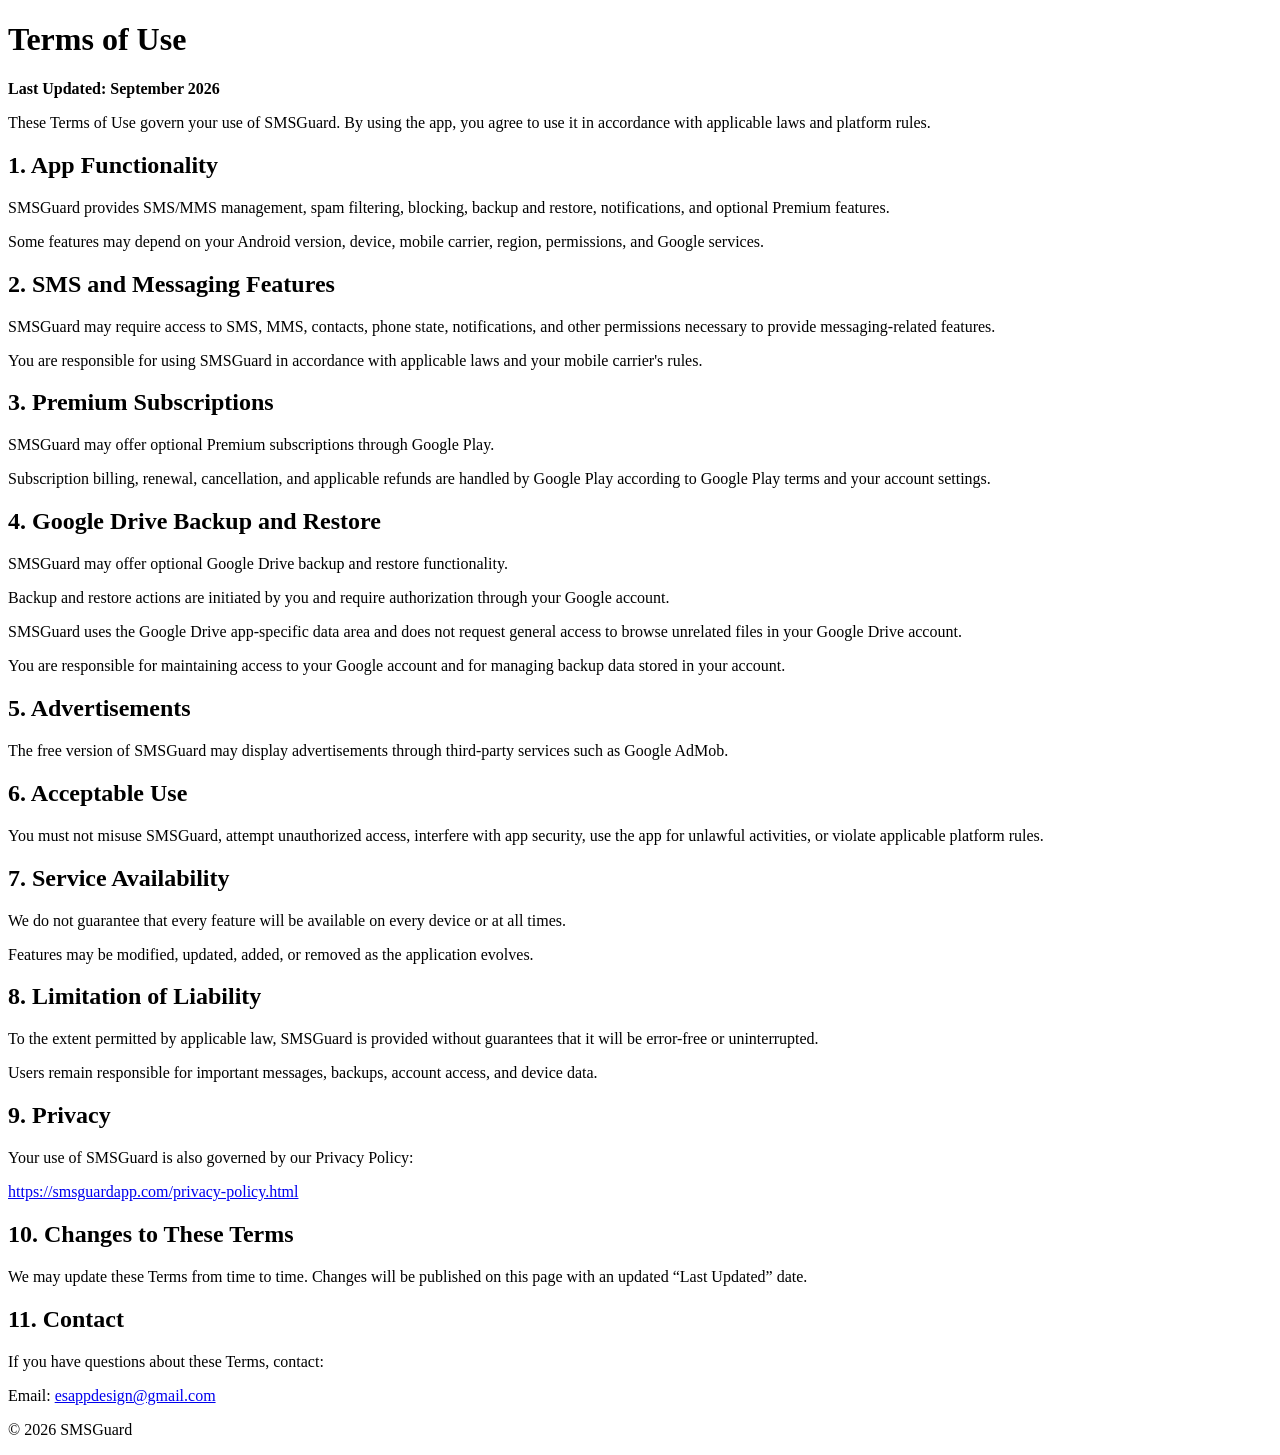
<file: terms.html>
<!doctype html>
<html lang="en">
<head>
  <meta charset="utf-8">
  <meta name="viewport" content="width=device-width,initial-scale=1">
  <title>SMSGuard Terms of Use</title>
</head>
<body>
  <h1>Terms of Use</h1>
  <p><strong>Last Updated: September 2026</strong></p>

  <p>These Terms of Use govern your use of SMSGuard. By using the app, you agree to use it in accordance with applicable laws and platform rules.</p>

  <h2>1. App Functionality</h2>
  <p>SMSGuard provides SMS/MMS management, spam filtering, blocking, backup and restore, notifications, and optional Premium features.</p>
  <p>Some features may depend on your Android version, device, mobile carrier, region, permissions, and Google services.</p>

  <h2>2. SMS and Messaging Features</h2>
  <p>SMSGuard may require access to SMS, MMS, contacts, phone state, notifications, and other permissions necessary to provide messaging-related features.</p>
  <p>You are responsible for using SMSGuard in accordance with applicable laws and your mobile carrier's rules.</p>

  <h2>3. Premium Subscriptions</h2>
  <p>SMSGuard may offer optional Premium subscriptions through Google Play.</p>
  <p>Subscription billing, renewal, cancellation, and applicable refunds are handled by Google Play according to Google Play terms and your account settings.</p>

  <h2>4. Google Drive Backup and Restore</h2>
  <p>SMSGuard may offer optional Google Drive backup and restore functionality.</p>
  <p>Backup and restore actions are initiated by you and require authorization through your Google account.</p>
  <p>SMSGuard uses the Google Drive app-specific data area and does not request general access to browse unrelated files in your Google Drive account.</p>
  <p>You are responsible for maintaining access to your Google account and for managing backup data stored in your account.</p>

  <h2>5. Advertisements</h2>
  <p>The free version of SMSGuard may display advertisements through third-party services such as Google AdMob.</p>

  <h2>6. Acceptable Use</h2>
  <p>You must not misuse SMSGuard, attempt unauthorized access, interfere with app security, use the app for unlawful activities, or violate applicable platform rules.</p>

  <h2>7. Service Availability</h2>
  <p>We do not guarantee that every feature will be available on every device or at all times.</p>
  <p>Features may be modified, updated, added, or removed as the application evolves.</p>

  <h2>8. Limitation of Liability</h2>
  <p>To the extent permitted by applicable law, SMSGuard is provided without guarantees that it will be error-free or uninterrupted.</p>
  <p>Users remain responsible for important messages, backups, account access, and device data.</p>

  <h2>9. Privacy</h2>
  <p>Your use of SMSGuard is also governed by our Privacy Policy:</p>
  <p><a href="https://smsguardapp.com/privacy-policy.html">https://smsguardapp.com/privacy-policy.html</a></p>

  <h2>10. Changes to These Terms</h2>
  <p>We may update these Terms from time to time. Changes will be published on this page with an updated “Last Updated” date.</p>

  <h2>11. Contact</h2>
  <p>If you have questions about these Terms, contact:</p>
  <p>Email: <a href="mailto:esappdesign@gmail.com">esappdesign@gmail.com</a></p>

  <p>© 2026 SMSGuard</p>
</body>
</html>
</file>
<file: styles.css>
:root{--bg:#f6f9ff;--surface:#fff;--text:#10244b;--muted:#65728b;--blue:#2f6fed;--blue2:#75a7ff;--line:#dde6f5;--green:#1ab47b;--shadow:0 24px 60px rgba(32,72,140,.14)}*{box-sizing:border-box}html{scroll-behavior:smooth}body{margin:0;font-family:Inter,ui-sans-serif,system-ui,-apple-system,BlinkMacSystemFont,"Segoe UI",Roboto,Arial,sans-serif;background:radial-gradient(circle at 10% 0%,rgba(97,153,255,.16),transparent 32rem),linear-gradient(180deg,#fbfdff 0%,var(--bg) 100%);color:var(--text);line-height:1.65}a{color:inherit;text-decoration:none}img{display:block;max-width:100%}.container{width:min(1160px,calc(100% - 40px));margin:auto}.nav{position:sticky;top:0;z-index:20;backdrop-filter:blur(18px);background:rgba(250,252,255,.86);border-bottom:1px solid rgba(221,230,245,.7)}.nav-inner{height:76px;display:flex;align-items:center;justify-content:space-between;gap:24px}.brand{display:flex;align-items:center;gap:12px;font-weight:850;font-size:1.16rem}.logo{width:38px;height:38px;border-radius:13px;display:grid;place-items:center;color:#fff;font-weight:900;background:linear-gradient(135deg,var(--blue),var(--blue2));box-shadow:0 10px 24px rgba(47,111,237,.28)}.nav-links{display:flex;align-items:center;gap:28px;color:#455674;font-weight:650;font-size:.95rem}.nav-links a:hover{color:var(--blue)}.nav-cta{padding:11px 18px;border-radius:14px;background:var(--blue);color:#fff!important;box-shadow:0 10px 22px rgba(47,111,237,.22)}.hero{padding:88px 0 68px}.hero-grid{display:grid;grid-template-columns:1.05fr .95fr;align-items:center;gap:64px}.eyebrow{display:inline-flex;align-items:center;gap:8px;padding:8px 12px;border:1px solid #d8e4fb;border-radius:999px;background:#fff;color:var(--blue);font-weight:750;font-size:.86rem}.hero h1{font-size:clamp(3rem,6vw,5.35rem);line-height:.98;letter-spacing:-.065em;margin:22px 0 24px}.hero h1 span{background:linear-gradient(100deg,var(--blue),#73a6ff);-webkit-background-clip:text;background-clip:text;color:transparent}.hero p{font-size:1.16rem;color:var(--muted);max-width:660px;margin:0 0 30px}.cta-row{display:flex;flex-wrap:wrap;gap:14px;align-items:center}.play-btn{display:inline-flex;align-items:center;gap:12px;background:#111827;color:#fff;padding:13px 18px;border-radius:16px;box-shadow:0 14px 28px rgba(17,24,39,.2);transition:.2s}.play-btn:hover{transform:translateY(-2px)}.play-small{display:block;font-size:.68rem;line-height:1;opacity:.78;text-transform:uppercase}.play-big{display:block;font-size:1rem;font-weight:760;line-height:1.2;margin-top:2px}.secondary-btn{padding:14px 18px;border-radius:16px;border:1px solid var(--line);background:#fff;color:#304361;font-weight:750}.trust-row{display:flex;gap:22px;flex-wrap:wrap;margin-top:26px;color:#64728a;font-size:.9rem}.trust-row span:before{content:"✓";color:var(--green);font-weight:900;margin-right:7px}.phone-stage{position:relative;min-height:480px;display:grid;place-items:center}.glow{position:absolute;width:420px;height:420px;border-radius:50%;background:radial-gradient(circle,rgba(79,134,244,.25),transparent 68%)}.hero-card{position:relative;background:rgba(255,255,255,.92);border:1px solid #e0e8f6;padding:12px;border-radius:34px;box-shadow:var(--shadow);transform:rotate(2deg)}.hero-card img{border-radius:24px}.floating{position:absolute;background:#fff;border:1px solid #e3eaf7;border-radius:18px;padding:14px 16px;box-shadow:0 18px 38px rgba(41,76,135,.14);font-weight:760}.float-a{left:-25px;top:90px}.float-b{right:-18px;bottom:65px}.floating small{display:block;color:var(--muted);font-weight:600}.section{padding:86px 0}.section-head{max-width:720px;margin-bottom:40px}.kicker{color:var(--blue);font-size:.84rem;font-weight:850;letter-spacing:.12em;text-transform:uppercase}.section h2{font-size:clamp(2.2rem,4vw,3.6rem);line-height:1.08;letter-spacing:-.045em;margin:10px 0 14px}.section-head p{color:var(--muted);font-size:1.05rem;margin:0}.feature-grid{display:grid;grid-template-columns:repeat(4,1fr);gap:18px}.feature{background:rgba(255,255,255,.88);border:1px solid var(--line);border-radius:24px;padding:24px;min-height:230px;box-shadow:0 12px 32px rgba(41,76,135,.06)}.feature-icon{width:48px;height:48px;border-radius:15px;display:grid;place-items:center;font-size:1.35rem;background:#f0f5ff;margin-bottom:36px}.feature h3{margin:0 0 8px}.feature p{margin:0;color:var(--muted);font-size:.95rem}.backup-wrap{display:grid;grid-template-columns:.92fr 1.08fr;gap:42px;align-items:center;background:linear-gradient(135deg,#122b5b,#224f9d);color:#fff;padding:52px;border-radius:34px;overflow:hidden;position:relative}.backup-wrap:after{content:"";position:absolute;right:-80px;top:-90px;width:360px;height:360px;border-radius:50%;background:rgba(110,164,255,.18)}.backup-copy,.backup-visual{position:relative;z-index:2}.backup-copy p{color:#cfdbf4}.backup-list{display:grid;gap:12px;margin-top:24px}.backup-visual{background:#fff;border-radius:26px;padding:12px;box-shadow:0 25px 60px rgba(0,0,0,.23)}.backup-visual img{border-radius:18px}.gallery{display:grid;grid-template-columns:repeat(2,1fr);gap:22px}.shot{background:#fff;padding:12px;border:1px solid var(--line);border-radius:28px;box-shadow:0 18px 40px rgba(41,76,135,.08)}.shot img{border-radius:19px}.privacy-card{display:flex;justify-content:space-between;gap:30px;align-items:center;padding:34px;border-radius:28px;background:#fff;border:1px solid var(--line);box-shadow:0 16px 40px rgba(41,76,135,.07)}.privacy-card p{margin:6px 0 0;color:var(--muted)}.privacy-actions{display:flex;gap:12px;flex-wrap:wrap}.footer{border-top:1px solid var(--line);padding:34px 0 48px;margin-top:30px}.footer-row{display:flex;justify-content:space-between;gap:24px;align-items:center;color:#65728a;font-size:.91rem}.footer-links{display:flex;gap:20px;flex-wrap:wrap}.legal{padding:70px 0}.legal-card{background:#fff;border:1px solid var(--line);border-radius:28px;padding:clamp(26px,5vw,56px);box-shadow:var(--shadow)}.legal-card h1{font-size:clamp(2.3rem,5vw,4rem);letter-spacing:-.05em;line-height:1.05;margin:8px 0 12px}.legal-card h2{margin-top:34px;font-size:1.28rem}.legal-card p,.legal-card li{color:#455674}.legal-card ul{padding-left:22px}.legal-note{padding:14px 16px;border-radius:16px;background:#f2f6ff;border:1px solid #dbe6fb;color:#405477}@media(max-width:940px){.hero-grid,.backup-wrap{grid-template-columns:1fr}.feature-grid{grid-template-columns:repeat(2,1fr)}.phone-stage{min-height:auto}.floating{display:none}}@media(max-width:680px){.container{width:min(100% - 26px,1160px)}.nav-links a:not(.nav-cta){display:none}.hero{padding:58px 0 42px}.hero h1{font-size:3.25rem}.feature-grid,.gallery{grid-template-columns:1fr}.section{padding:62px 0}.backup-wrap{padding:28px 20px}.privacy-card,.footer-row{align-items:flex-start;flex-direction:column}}
</file>
